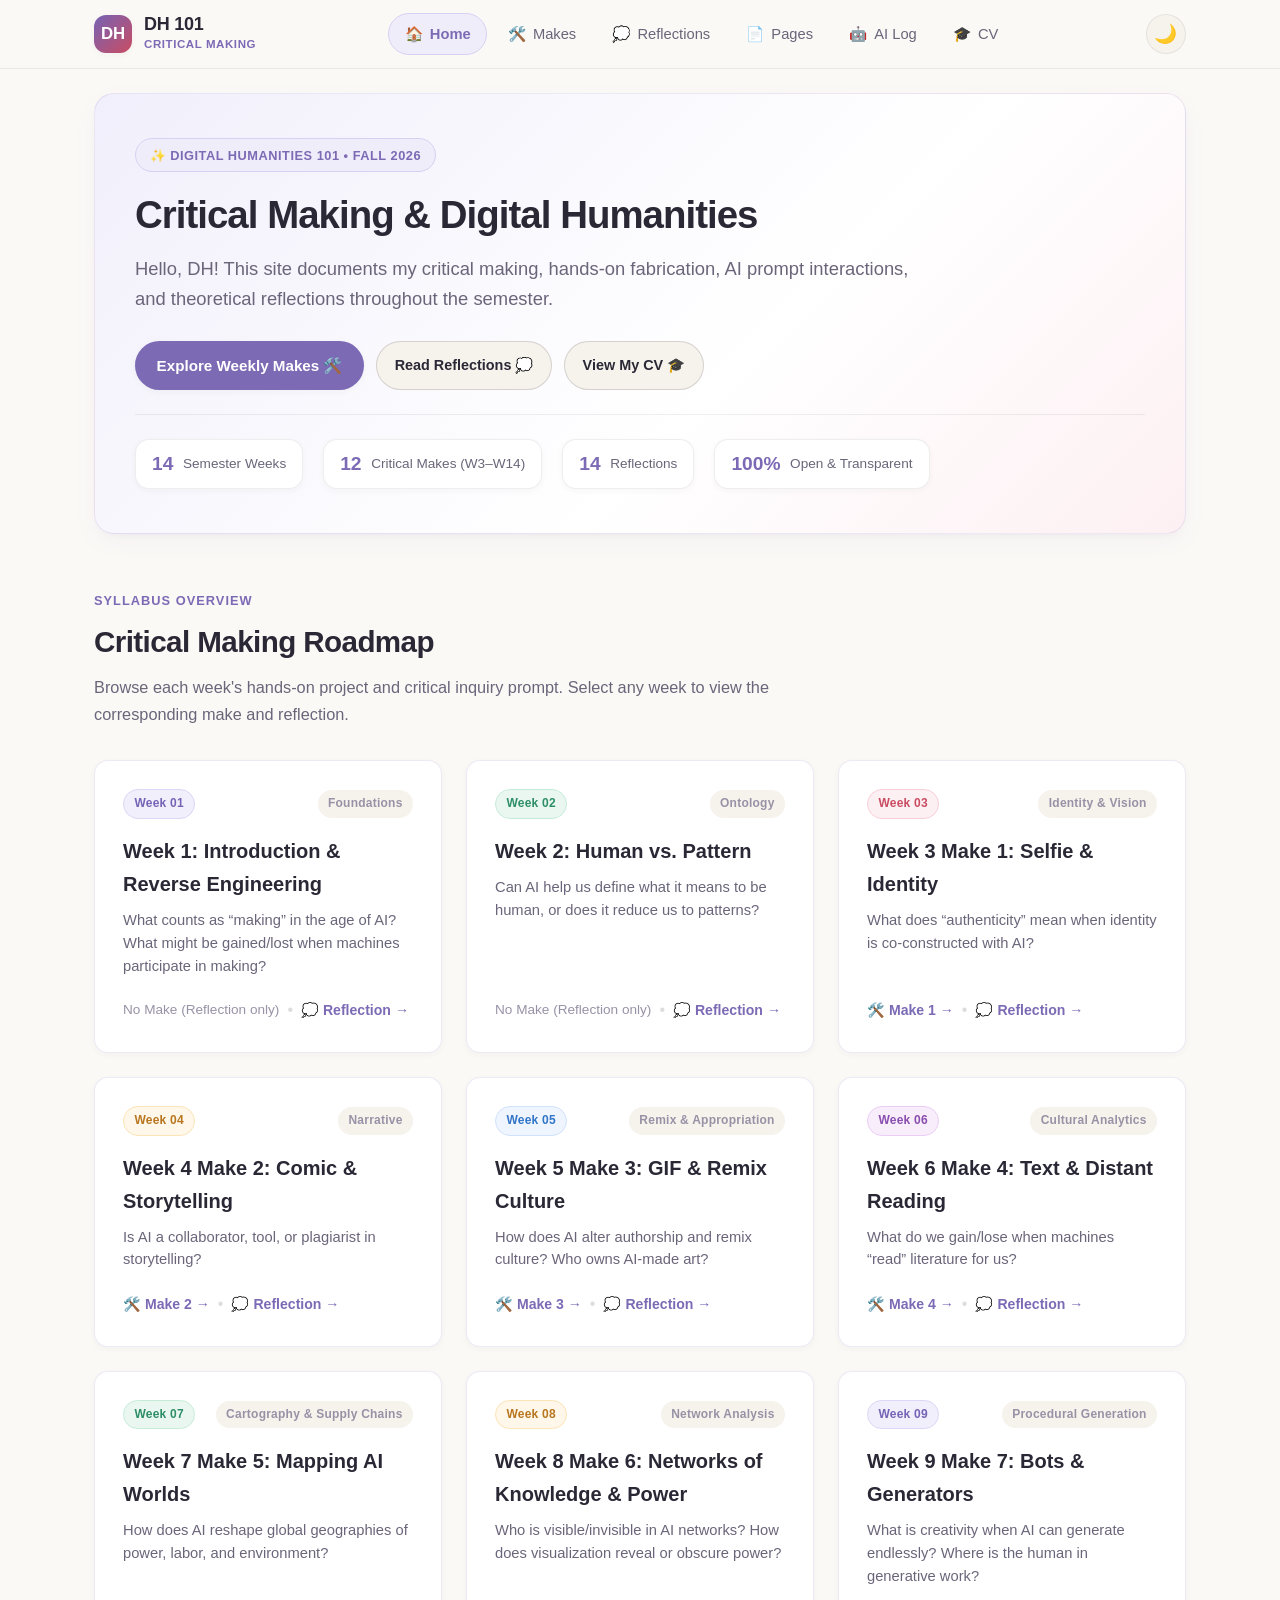
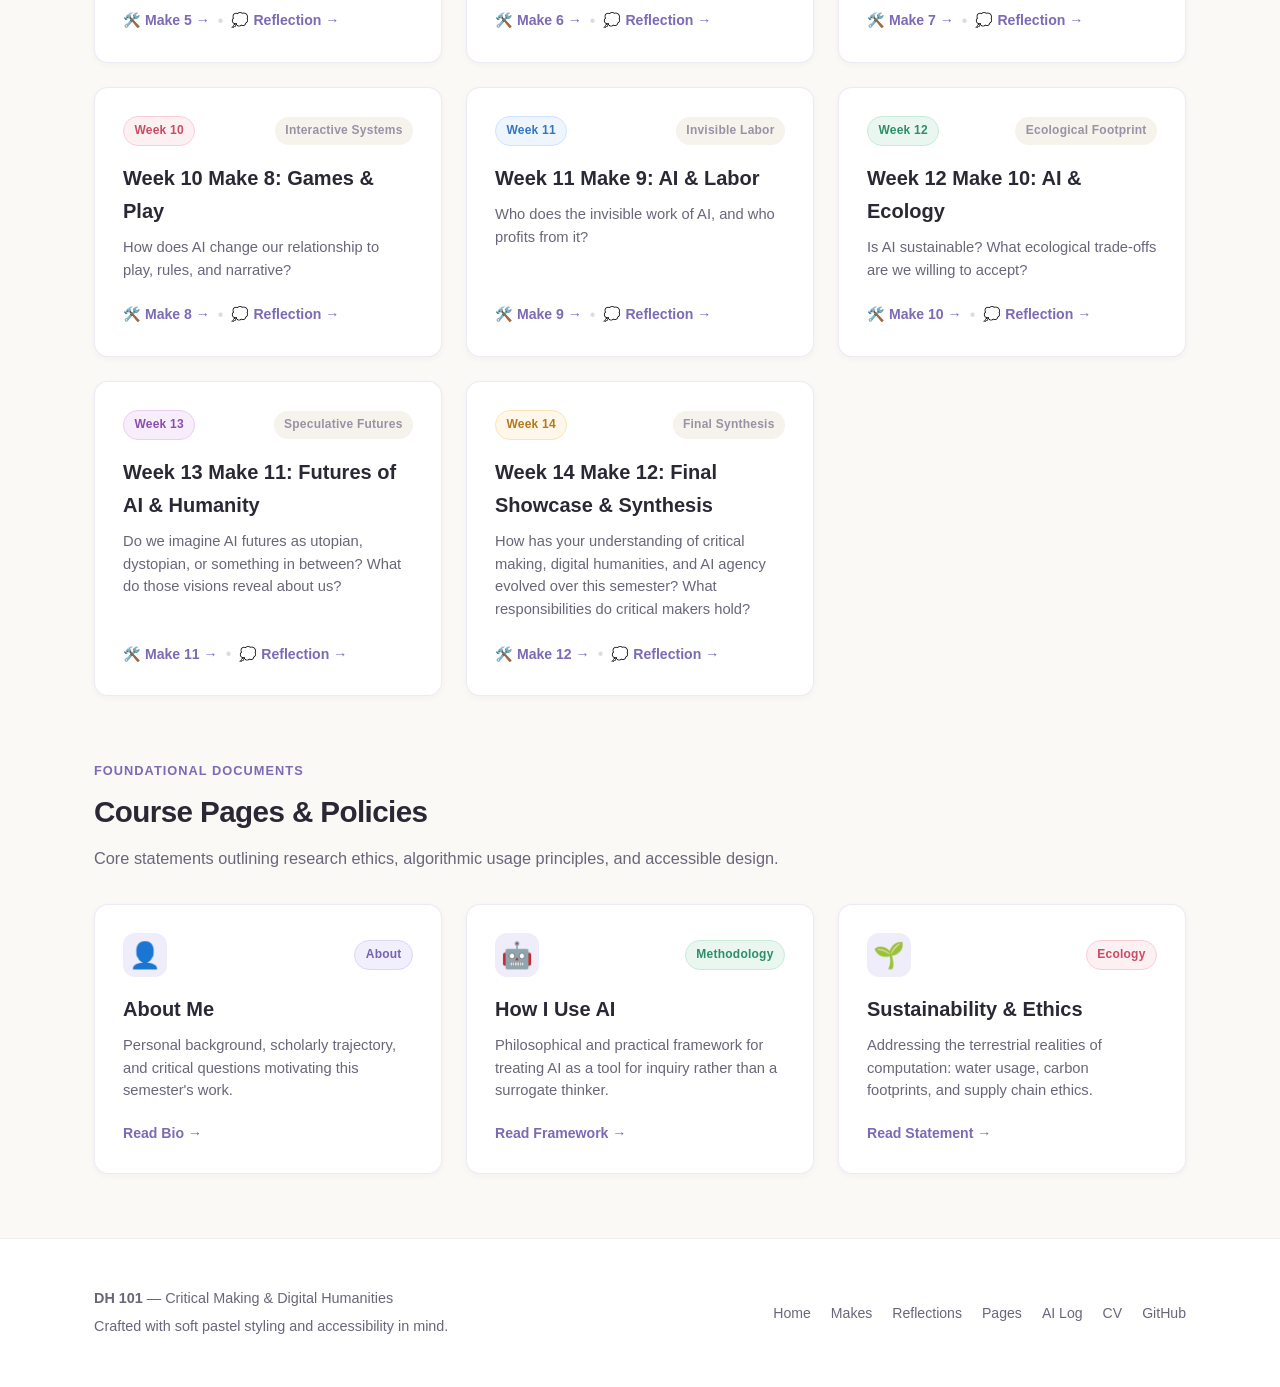
<file: index.html>
<!DOCTYPE html>
<html lang="en" data-theme="light">
<head>
  <meta charset="UTF-8">
  <meta name="viewport" content="width=device-width, initial-scale=1.0">
  <title>DH101 — Critical Making & Digital Humanities</title>
  <meta name="description" content="Digital humanities critical making portfolio documenting weekly makes, reflections, and AI experiments.">
  <link rel="stylesheet" href="css/style.css">
  <link rel="icon" href="data:image/svg+xml,<svg xmlns=%22http://www.w3.org/2000/svg%22 viewBox=%220 0 100 100%22><text y=%22.9em%22 font-size=%2290%22>🌸</text></svg>">
</head>
<body>

  <!-- =========================================================================
       Site Header & Navigation
       ========================================================================= -->
  <header class="site-header">
    <div class="container header-inner">
      <a href="#home" class="brand">
        <div class="brand-symbol">DH</div>
        <div class="brand-text">
          <span class="brand-title">DH 101</span>
          <span class="brand-badge">Critical Making</span>
        </div>
      </a>

      <!-- Navigation Tabs -->
      <nav aria-label="Main Navigation">
        <ul class="nav-tabs" role="tablist">
          <li role="presentation">
            <a href="#home" class="nav-link active" data-tab="home" role="tab" aria-selected="true">
              <span>🏠</span> Home
            </a>
          </li>
          <li role="presentation">
            <a href="#makes" class="nav-link" data-tab="makes" role="tab" aria-selected="false">
              <span>🛠️</span> Makes
            </a>
          </li>
          <li role="presentation">
            <a href="#reflections" class="nav-link" data-tab="reflections" role="tab" aria-selected="false">
              <span>💭</span> Reflections
            </a>
          </li>
          <li role="presentation">
            <a href="#pages" class="nav-link" data-tab="pages" role="tab" aria-selected="false">
              <span>📄</span> Pages
            </a>
          </li>
          <li role="presentation">
            <a href="#ai-log" class="nav-link" data-tab="ai-log" role="tab" aria-selected="false">
              <span>🤖</span> AI Log
            </a>
          </li>
          <li role="presentation">
            <a href="#cv" class="nav-link" data-tab="cv" role="tab" aria-selected="false">
              <span>🎓</span> CV
            </a>
          </li>
        </ul>
      </nav>

      <!-- Header Actions -->
      <div class="header-actions">
        <button id="theme-toggle" class="theme-toggle-btn" title="Toggle Theme" aria-label="Toggle theme">
          🌙
        </button>
        <button id="mobile-menu-toggle" class="mobile-menu-btn" aria-label="Open menu">
          ☰
        </button>
      </div>
    </div>
  </header>

  <!-- =========================================================================
       Main Content Area
       ========================================================================= -->
  <main id="main-content">

    <!-- -----------------------------------------------------------------------
         Tab 1: Home View
         ----------------------------------------------------------------------- -->
    <section id="view-home" class="view-section active">
      <div class="container">
        <!-- Hero Card -->
        <div class="hero-card">
          <div class="hero-pill-badge">✨ Digital Humanities 101 • Fall 2026</div>
          <h1 class="hero-title">Critical Making & Digital Humanities</h1>
          <p class="hero-subtitle">
            Hello, DH! This site documents my critical making, hands-on fabrication, AI prompt interactions, and theoretical reflections throughout the semester.
          </p>

          <div style="display: flex; flex-wrap: wrap; gap: 0.75rem;">
            <a href="#makes" class="btn-primary">Explore Weekly Makes 🛠️</a>
            <a href="#reflections" class="btn-secondary">Read Reflections 💭</a>
            <a href="#cv" class="btn-secondary">View My CV 🎓</a>
          </div>

          <div class="hero-metrics">
            <div class="metric-pill">
              <span class="metric-number">14</span>
              <span class="metric-label">Semester Weeks</span>
            </div>
            <div class="metric-pill">
              <span class="metric-number">12</span>
              <span class="metric-label">Critical Makes (W3–W14)</span>
            </div>
            <div class="metric-pill">
              <span class="metric-number">14</span>
              <span class="metric-label">Reflections</span>
            </div>
            <div class="metric-pill">
              <span class="metric-number">100%</span>
              <span class="metric-label">Open & Transparent</span>
            </div>
          </div>
        </div>

        <!-- Course Roadmap Grid -->
        <div style="margin-top: 3.5rem;">
          <div class="section-header">
            <div class="section-eyebrow">Syllabus Overview</div>
            <h2 class="section-title">Critical Making Roadmap</h2>
            <p class="section-desc">
              Browse each week's hands-on project and critical inquiry prompt. Select any week to view the corresponding make and reflection.
            </p>
          </div>

          <div id="home-weeks-grid" class="cards-grid">
            <!-- Populated dynamically by app.js -->
          </div>
        </div>

        <!-- Quick Access to Course Pages -->
        <div style="margin-top: 4rem;">
          <div class="section-header">
            <div class="section-eyebrow">Foundational Documents</div>
            <h2 class="section-title">Course Pages & Policies</h2>
            <p class="section-desc">
              Core statements outlining research ethics, algorithmic usage principles, and accessible design.
            </p>
          </div>

          <div class="cards-grid">
            <div class="card-item">
              <div class="card-top">
                <span class="card-icon">👤</span>
                <span class="pastel-tag tag-lavender">About</span>
              </div>
              <h3 class="card-title">About Me</h3>
              <p class="card-desc">Personal background, scholarly trajectory, and critical questions motivating this semester's work.</p>
              <a href="#pages?page=about" class="card-footer-link">Read Bio &rarr;</a>
            </div>

            <div class="card-item">
              <div class="card-top">
                <span class="card-icon">🤖</span>
                <span class="pastel-tag tag-mint">Methodology</span>
              </div>
              <h3 class="card-title">How I Use AI</h3>
              <p class="card-desc">Philosophical and practical framework for treating AI as a tool for inquiry rather than a surrogate thinker.</p>
              <a href="#pages?page=how-i-use-ai" class="card-footer-link">Read Framework &rarr;</a>
            </div>

            <div class="card-item">
              <div class="card-top">
                <span class="card-icon">🌱</span>
                <span class="pastel-tag tag-rose">Ecology</span>
              </div>
              <h3 class="card-title">Sustainability & Ethics</h3>
              <p class="card-desc">Addressing the terrestrial realities of computation: water usage, carbon footprints, and supply chain ethics.</p>
              <a href="#pages?page=sustainability" class="card-footer-link">Read Statement &rarr;</a>
            </div>
          </div>
        </div>
      </div>
    </section>

    <!-- -----------------------------------------------------------------------
         Tab 2: Makes View
         ----------------------------------------------------------------------- -->
    <section id="view-makes" class="view-section">
      <div class="container">
        <div class="section-header">
          <div class="section-eyebrow">Critical Making Portfolio</div>
          <h1 class="section-title">Weekly Makes</h1>
          <p class="section-desc">
            Hands-on projects deconstructing computational media through reverse engineering, counter-mapping, distant reading, and generative remix.
          </p>
        </div>

        <!-- Week Switcher Pills Bar -->
        <div class="week-scroller-wrap">
          <div id="makes-week-pills" class="week-pills-bar">
            <!-- Populated dynamically by app.js -->
          </div>
        </div>

        <!-- Selected Make Details -->
        <div id="make-detail-container">
          <!-- Populated dynamically by app.js -->
        </div>
      </div>
    </section>

    <!-- -----------------------------------------------------------------------
         Tab 3: Reflections View
         ----------------------------------------------------------------------- -->
    <section id="view-reflections" class="view-section">
      <div class="container">
        <div class="section-header">
          <div class="section-eyebrow">Theoretical Synthesis</div>
          <h1 class="section-title">Weekly Reflections</h1>
          <p class="section-desc">
            Rigorous 200–300 word critical inquiries interrogating agency, authenticity, authorship, labor, and algorithmic futures.
          </p>
        </div>

        <!-- Reflection Week Switcher Pills Bar -->
        <div class="week-scroller-wrap">
          <div id="reflections-week-pills" class="week-pills-bar">
            <!-- Populated dynamically by app.js -->
          </div>
        </div>

        <!-- Selected Reflection Details -->
        <div id="reflections-detail-container">
          <!-- Populated dynamically by app.js -->
        </div>
      </div>
    </section>

    <!-- -----------------------------------------------------------------------
         Tab 4: Course Pages View
         ----------------------------------------------------------------------- -->
    <section id="view-pages" class="view-section">
      <div class="container">
        <div class="section-header">
          <div class="section-eyebrow">Foundational Documents</div>
          <h1 class="section-title">Course Pages</h1>
          <p class="section-desc">
            Essential statements on digital scholarship, accessibility standards, ecological awareness, and markdown authoring.
          </p>
        </div>

        <!-- Category Grid Selector -->
        <div id="pages-cards-container" class="cards-grid" style="margin-bottom: 2.5rem;">
          <!-- Populated dynamically by app.js -->
        </div>

        <!-- Active Page Article Reader -->
        <div id="page-article-view">
          <!-- Populated dynamically by app.js -->
        </div>
      </div>
    </section>

    <!-- -----------------------------------------------------------------------
         Tab 5: AI Log View
         ----------------------------------------------------------------------- -->
    <section id="view-ai-log" class="view-section">
      <div class="container">
        <div class="section-header">
          <div class="section-eyebrow">Provenance & Transparency</div>
          <h1 class="section-title">AI Use Log</h1>
          <p class="section-desc">
            Documenting the rationale, prompts, outputs, and critical decisions made when collaborating with generative AI systems.
          </p>
        </div>

        <div class="ai-log-layout">
          <!-- Interactive Log Generator Form -->
          <div class="log-form-box">
            <h3 style="font-size: 1.25rem; font-weight: 700; margin-bottom: 0.5rem; color: var(--text-primary);">
              ✍️ Record an AI Interaction
            </h3>
            <p style="font-size: 0.88rem; color: var(--text-secondary); margin-bottom: 1.5rem;">
              Fill in your prompting context to generate a markdown log entry matching the course template.
            </p>

            <form id="ai-log-form">
              <div class="form-group">
                <label for="log-date">Date</label>
                <input type="date" id="log-date" class="form-control" required>
              </div>

              <div class="form-group">
                <label for="log-tool">Tool / Model Used</label>
                <input type="text" id="log-tool" class="form-control" placeholder="e.g. Claude 3.5, Gemini, Midjourney v6" required>
              </div>

              <div class="form-group">
                <label for="log-task">Task / Prompt</label>
                <textarea id="log-task" class="form-control" rows="3" placeholder="What task did you prompt the AI to assist with?" required></textarea>
              </div>

              <div class="form-group">
                <label for="log-suggested">What the AI Suggested</label>
                <textarea id="log-suggested" class="form-control" rows="2" placeholder="Summary of the model's output or recommendations" required></textarea>
              </div>

              <div class="form-group">
                <label for="log-decided">What I Accepted, Changed, or Rejected</label>
                <textarea id="log-decided" class="form-control" rows="2" placeholder="How did you modify or critique the output?" required></textarea>
              </div>

              <div class="form-group">
                <label for="log-why">Scholarly Rationale (Why)</label>
                <textarea id="log-why" class="form-control" rows="2" placeholder="Why did you make those decisions?" required></textarea>
              </div>

              <button type="submit" class="btn-primary" style="width: 100%;">
                Save to Log & Generate Markdown ➕
              </button>
            </form>

            <!-- Markdown Output Box -->
            <div id="generated-markdown-box" style="display: none; margin-top: 1.5rem; padding-top: 1.25rem; border-top: 1px solid var(--border-subtle);">
              <div style="display: flex; justify-content: space-between; align-items: center; margin-bottom: 0.5rem;">
                <span style="font-size: 0.82rem; font-weight: 700; color: var(--color-primary); text-transform: uppercase;">Markdown Template</span>
                <button id="copy-markdown-btn" class="btn-secondary" style="font-size: 0.8rem; padding: 0.35rem 0.75rem;">📋 Copy Markdown Snippet</button>
              </div>
              <pre style="background: var(--code-bg); padding: 1rem; border-radius: var(--radius-sm); font-size: 0.82rem; overflow-x: auto;"><code id="markdown-snippet-code"></code></pre>
            </div>
          </div>

          <!-- Existing Log Entries List -->
          <div>
            <div style="display: flex; justify-content: space-between; align-items: center; margin-bottom: 1rem;">
              <h3 style="font-size: 1.25rem; font-weight: 700; color: var(--text-primary);">
                📜 Log History
              </h3>
              <a href="ai-log/template-ai-log.md" class="btn-secondary" style="font-size: 0.82rem; padding: 0.35rem 0.75rem;" target="_blank">
                📄 Template File
              </a>
            </div>
            <div id="ai-logs-timeline" class="log-timeline">
              <!-- Populated dynamically by app.js -->
            </div>
          </div>
        </div>
      </div>
    </section>

    <!-- -----------------------------------------------------------------------
         Tab 6: CV / Resume View (User Requested)
         ----------------------------------------------------------------------- -->
    <section id="view-cv" class="view-section">
      <div class="container cv-container">
        <!-- Action bar for print/download -->
        <div class="cv-actions-bar">
          <a href="pages/cv.md" class="btn-secondary" target="_blank">
            📄 View Markdown CV
          </a>
          <button id="print-cv-btn" class="btn-primary">
            🖨️ Print / Save as PDF
          </button>
        </div>

        <!-- Rendered CV Sheet -->
        <div id="cv-sheet-content">
          <!-- Populated dynamically by app.js -->
        </div>
      </div>
    </section>

  </main>

  <!-- =========================================================================
       Site Footer
       ========================================================================= -->
  <footer class="site-footer">
    <div class="container footer-content">
      <div class="footer-info">
        <p><strong>DH 101</strong> — Critical Making & Digital Humanities</p>
        <p style="margin-top: 0.25rem;">Crafted with soft pastel styling and accessibility in mind.</p>
      </div>

      <ul class="footer-links">
        <li><a href="#home">Home</a></li>
        <li><a href="#makes">Makes</a></li>
        <li><a href="#reflections">Reflections</a></li>
        <li><a href="#pages">Pages</a></li>
        <li><a href="#ai-log">AI Log</a></li>
        <li><a href="#cv">CV</a></li>
        <li><a href="https://github.com/adelinebohi/DH101" target="_blank" rel="noopener">GitHub</a></li>
      </ul>
    </div>
  </footer>

  <!-- Scripts -->
  <script src="js/content-data.js"></script>
  <script src="js/app.js"></script>
</body>
</html>
</file>
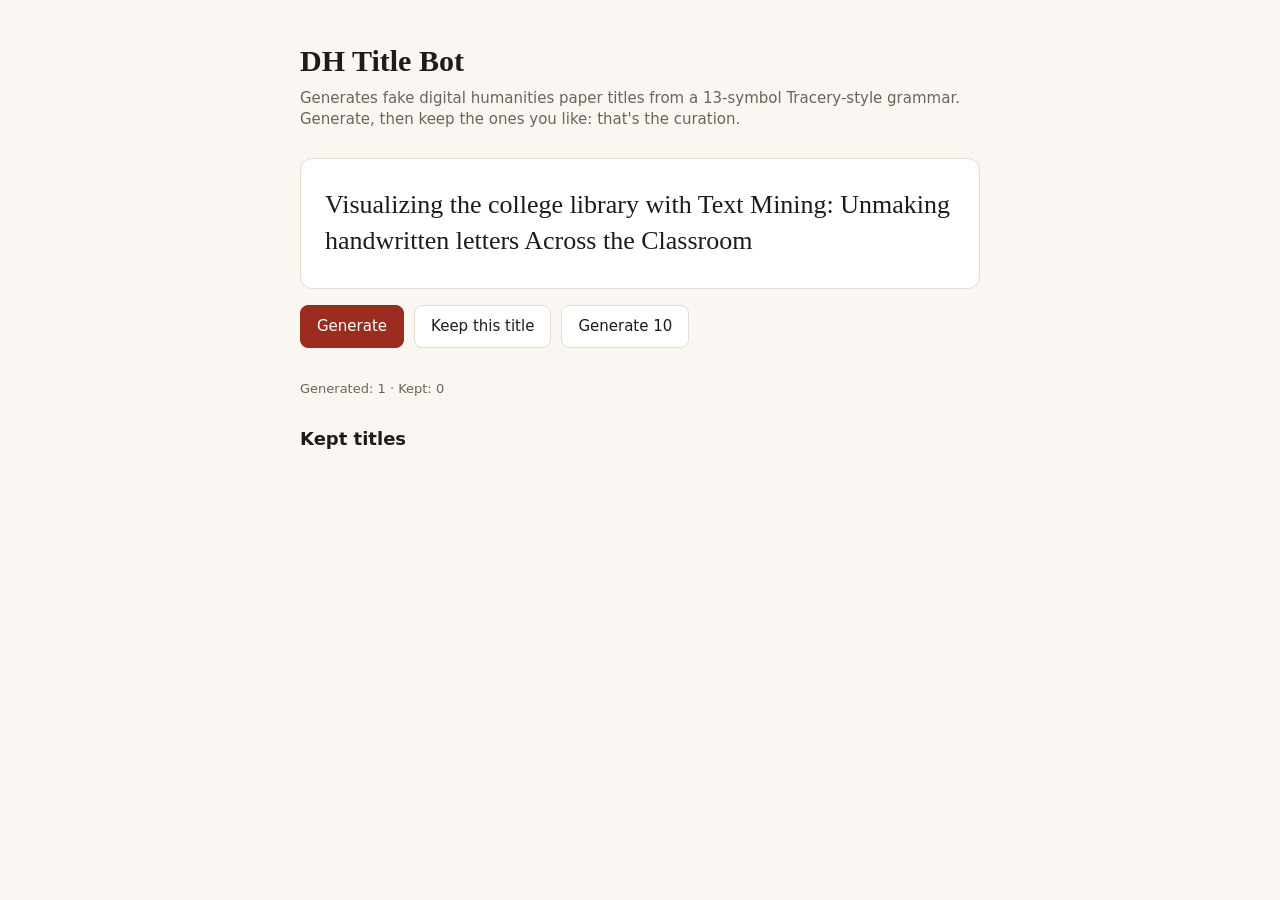
<file: makes/bot/index.html>
<!DOCTYPE html>
<html lang="en"><head><meta charset="utf-8"><meta name="viewport" content="width=device-width,initial-scale=1">
<title>DH Title Bot</title>
<style>
:root{--bg:#faf7f2;--ink:#1f1b16;--mute:#6b645a;--acc:#9b2d20;--card:#fff;--line:#e4ddd0}
@media(prefers-color-scheme:dark){:root{--bg:#171512;--ink:#f2ece2;--mute:#a39b8d;--acc:#e0705f;--card:#211e1a;--line:#38332c}}
*{box-sizing:border-box}
body{margin:0;background:var(--bg);color:var(--ink);font-family:Georgia,"Times New Roman",serif;line-height:1.4}
main{max-width:720px;margin:0 auto;padding:40px 20px 80px}
h1{font-size:30px;margin:0 0 6px}
.sub{color:var(--mute);margin:0 0 28px;font-family:system-ui,sans-serif;font-size:15px}
#out{background:var(--card);border:1px solid var(--line);border-radius:12px;padding:28px 24px;min-height:120px;font-size:26px;display:flex;align-items:center}
.row{display:flex;gap:10px;flex-wrap:wrap;margin:16px 0 32px;font-family:system-ui,sans-serif}
button{font:inherit;font-size:15px;padding:10px 16px;border-radius:8px;border:1px solid var(--line);background:var(--card);color:var(--ink);cursor:pointer}
button.p{background:var(--acc);border-color:var(--acc);color:#fff}
button:hover{filter:brightness(.95)}
h2{font-size:18px;margin:28px 0 10px;font-family:system-ui,sans-serif}
ul{list-style:none;padding:0;margin:0}
li{padding:10px 0;border-bottom:1px solid var(--line);display:flex;gap:10px;justify-content:space-between;align-items:baseline}
li span{flex:1}
li button{font-size:12px;padding:4px 8px}
.count{color:var(--mute);font-family:system-ui,sans-serif;font-size:13px}
</style></head><body><main>
<h1>DH Title Bot</h1>
<p class="sub">Generates fake digital humanities paper titles from a 13-symbol Tracery-style grammar. Generate, then keep the ones you like: that's the curation.</p>
<div id="out" aria-live="polite">Press Generate.</div>
<div class="row">
<button class="p" id="gen">Generate</button>
<button id="keep">Keep this title</button>
<button id="ten">Generate 10</button>
</div>
<div class="count" id="count">Generated: 0 · Kept: 0</div>
<div id="tenWrap" hidden><h2>Ten at once</h2><ul id="tenList"></ul></div>
<h2>Kept titles</h2>
<ul id="kept"></ul>
</main>
<script>
const G = {
  "origin": [
    "#title#",
    "#title#",
    "#title#"
  ],
  "title": [
    "#topic.capitalize#: #subtitle#",
    "#topic.capitalize#: #subtitle#",
    "#question.capitalize#",
    "#gerund.capitalize# #object# with #method#: #subtitle#",
    "#gerund.capitalize# #object# in the Age of #era#"
  ],
  "topic": [
    "the #adj# #noun#",
    "#adj# #noun#s and their #noun#s",
    "#noun# as #noun#",
    "toward #adj.a# #noun#",
    "#adj.a# #noun# of #object#"
  ],
  "subtitle": [
    "A #method# Approach to #object#",
    "#gerund.capitalize# #object# Across #place#",
    "Notes on #object# and #object#",
    "What #noun.a.capitalize# Can Teach Us About #object#",
    "#adj.a.capitalize# Case Study of #place#",
    "Lessons from #object# in #place#"
  ],
  "question": [
    "is #object# just #noun.a#?",
    "can #noun.a# be #adj#?",
    "who owns #object# in #place#?",
    "what do we lose when we #verb# #object#?",
    "why does #object# keep #gerund#?"
  ],
  "adj": [
    "algorithmic", "networked", "haunted", "crowdsourced", "post-human",
    "distant", "archival", "feral", "synthetic", "vernacular",
    "accidental", "open-source", "melancholy", "recursive"
  ],
  "noun": [
    "archive", "spreadsheet", "chatbot", "map", "metadata", "database",
    "meme", "dataset", "algorithm", "playlist", "footnote", "interface",
    "corpus", "timeline"
  ],
  "object": [
    "memory", "campus life", "the college library", "group chats",
    "lost libraries", "digital labor", "handwritten letters", "shared playlists",
    "student data", "the humanities", "forgotten websites", "authorship",
    "cultural heritage", "everyday language"
  ],
  "method": [
    "Distant Reading", "Network Analysis", "Close Listening", "Text Mining",
    "Speculative Design", "Critical Making", "Machine Learning", "Participant Observation",
    "Topic Modeling", "Slow Scrolling"
  ],
  "gerund": [
    "mapping", "mining", "remixing", "curating", "decoding",
    "unmaking", "archiving", "visualizing", "rereading", "tracing"
  ],
  "verb": [
    "digitize", "automate", "archive", "quantify", "generate", "visualize", "curate"
  ],
  "place": [
    "Ohio", "Granville", "the Internet Archive", "a Liberal Arts College",
    "Small-Town Libraries", "the Global South", "Social Media", "the Classroom",
    "Medieval Europe", "the Cloud"
  ],
  "era": [
    "Infinite Generation", "Surveillance", "Big Data", "Autocomplete",
    "Machine Creativity", "Information Overload"
  ]
}
;
const mods = {
  capitalize: s => s.charAt(0).toUpperCase() + s.slice(1),
  a: s => (/^[aeiou]/i.test(s) ? "an " : "a ") + s
};
const pick = a => a[Math.floor(Math.random() * a.length)];
function expand(sym) {
  let out = pick(G[sym]);
  let prev;
  do {
    prev = out;
    out = out.replace(/#([a-zA-Z.]+)#/g, (_, tag) => {
      const [name, ...ms] = tag.split(".");
      return ms.reduce((r, m) => mods[m](r), expand(name));
    });
  } while (out !== prev);
  return out;
}
let current = "", generated = 0, kept = [];
const $ = id => document.getElementById(id);
function update(){ $("count").textContent = "Generated: " + generated + " · Kept: " + kept.length; }
function gen(){ current = expand("origin"); generated++; $("out").textContent = current; update(); }
function keepTitle(t){
  if(!t || kept.includes(t)) return;
  kept.push(t); renderKept(); update();
}
function renderKept(){
  const ul = $("kept"); ul.innerHTML = "";
  kept.forEach((t,i)=>{
    const li = document.createElement("li");
    const s = document.createElement("span"); s.textContent = t;
    const b = document.createElement("button"); b.textContent = "Remove";
    b.onclick = () => { kept.splice(i,1); renderKept(); update(); };
    li.append(s,b); ul.append(li);
  });
}
$("gen").onclick = gen;
$("keep").onclick = () => keepTitle(current);
$("ten").onclick = () => {
  const ul = $("tenList"); ul.innerHTML = ""; $("tenWrap").hidden = false;
  for(let i=0;i<10;i++){
    const t = expand("origin"); generated++;
    const li = document.createElement("li");
    const s = document.createElement("span"); s.textContent = t;
    const b = document.createElement("button"); b.textContent = "Keep";
    b.onclick = () => keepTitle(t);
    li.append(s,b); ul.append(li);
  }
  update();
};
gen();
</script></body></html>
</file>
<file: css/style.css>
/* ==========================================================================
   DH101 - Critical Making & Digital Humanities Portfolio
   Pastel Theme & Dark Mode Stylesheet
   ========================================================================== */

/* --------------------------------------------------------------------------
   CSS Variables & Theme Tokens
   -------------------------------------------------------------------------- */
:root {
  /* Font Families */
  --font-sans: -apple-system, BlinkMacSystemFont, "Segoe UI", Roboto, "Helvetica Neue", Arial, sans-serif;
  --font-serif: "Georgia", "Cambria", "Times New Roman", serif;
  --font-mono: "SFMono-Regular", Consolas, "Liberation Mono", Menlo, monospace;

  /* Transitions */
  --transition-fast: 0.18s ease;
  --transition-normal: 0.28s ease;
  --transition-smooth: 0.35s cubic-bezier(0.16, 1, 0.3, 1);

  /* Radius */
  --radius-sm: 8px;
  --radius-md: 14px;
  --radius-lg: 20px;
  --radius-full: 9999px;

  /* Light Mode Pastel Theme */
  --bg-page: #FBF9F6;
  --bg-surface: #FFFFFF;
  --bg-surface-elevated: #FFFFFF;
  --bg-surface-subtle: #F6F2EC;
  
  --border-subtle: rgba(43, 40, 54, 0.08);
  --border-card: rgba(125, 108, 182, 0.14);
  --border-strong: rgba(43, 40, 54, 0.16);

  --text-primary: #2B2836;
  --text-secondary: #6B657A;
  --text-tertiary: #9892A6;

  /* Primary Lavender */
  --color-primary: #7C6AB5;
  --color-primary-hover: #6957A4;
  --color-primary-light: #F0EDFA;
  --color-primary-border: #D8D0F3;

  /* Pastel Palette Variants */
  --pastel-lavender-bg: #F1EFFB;
  --pastel-lavender-accent: #7663B5;
  --pastel-lavender-border: #DCD6F7;

  --pastel-mint-bg: #EAF7F0;
  --pastel-mint-accent: #2E8E68;
  --pastel-mint-border: #C6ECD9;

  --pastel-rose-bg: #FDF0F3;
  --pastel-rose-accent: #C94C62;
  --pastel-rose-border: #F8CFD8;

  --pastel-butter-bg: #FEF7EA;
  --pastel-butter-accent: #B8761E;
  --pastel-butter-border: #FCE4B6;

  --pastel-sky-bg: #EFF5FE;
  --pastel-sky-accent: #3275C7;
  --pastel-sky-border: #D0E2FC;

  --pastel-orchid-bg: #F8EEFB;
  --pastel-orchid-accent: #8A4EAE;
  --pastel-orchid-border: #ECCDF6;

  /* Shadows */
  --shadow-sm: 0 2px 6px rgba(43, 40, 54, 0.04);
  --shadow-md: 0 8px 24px -4px rgba(124, 106, 181, 0.08), 0 3px 8px -2px rgba(43, 40, 54, 0.04);
  --shadow-lg: 0 16px 36px -6px rgba(124, 106, 181, 0.12), 0 6px 16px -3px rgba(43, 40, 54, 0.05);

  --code-bg: #F4F0EB;
  --code-color: #7C6AB5;
}

/* --------------------------------------------------------------------------
   Dark Mode: Luminous Pastel Twilight
   -------------------------------------------------------------------------- */
[data-theme="dark"] {
  --bg-page: #12111A;
  --bg-surface: #1B1927;
  --bg-surface-elevated: #242234;
  --bg-surface-subtle: #201E2E;

  --border-subtle: rgba(255, 255, 255, 0.08);
  --border-card: rgba(184, 166, 246, 0.15);
  --border-strong: rgba(255, 255, 255, 0.18);

  --text-primary: #F5F3FA;
  --text-secondary: #AEA8C2;
  --text-tertiary: #7D7692;

  --color-primary: #B8A6F6;
  --color-primary-hover: #CCAFFE;
  --color-primary-light: rgba(184, 166, 246, 0.12);
  --color-primary-border: rgba(184, 166, 246, 0.3);

  /* Luminous Pastel Accents */
  --pastel-lavender-bg: rgba(184, 166, 246, 0.12);
  --pastel-lavender-accent: #C3B4FB;
  --pastel-lavender-border: rgba(184, 166, 246, 0.28);

  --pastel-mint-bg: rgba(118, 216, 169, 0.12);
  --pastel-mint-accent: #7CE0B2;
  --pastel-mint-border: rgba(118, 216, 169, 0.28);

  --pastel-rose-bg: rgba(248, 142, 162, 0.12);
  --pastel-rose-accent: #FFA2B5;
  --pastel-rose-border: rgba(248, 142, 162, 0.28);

  --pastel-butter-bg: rgba(247, 202, 106, 0.12);
  --pastel-butter-accent: #FCE087;
  --pastel-butter-border: rgba(247, 202, 106, 0.28);

  --pastel-sky-bg: rgba(135, 180, 249, 0.12);
  --pastel-sky-accent: #9DC4FD;
  --pastel-sky-border: rgba(135, 180, 249, 0.28);

  --pastel-orchid-bg: rgba(216, 166, 246, 0.12);
  --pastel-orchid-accent: #DDA6F8;
  --pastel-orchid-border: rgba(216, 166, 246, 0.28);

  --shadow-sm: 0 2px 6px rgba(0, 0, 0, 0.25);
  --shadow-md: 0 8px 24px -4px rgba(0, 0, 0, 0.4), 0 0 1px 1px rgba(184, 166, 246, 0.1);
  --shadow-lg: 0 16px 36px -6px rgba(0, 0, 0, 0.55), 0 0 1px 1px rgba(184, 166, 246, 0.16);

  --code-bg: #262338;
  --code-color: #D3C7FC;
}

/* --------------------------------------------------------------------------
   Reset & Base Styles
   -------------------------------------------------------------------------- */
*, *::before, *::after {
  box-sizing: border-box;
  margin: 0;
  padding: 0;
}

html {
  scroll-behavior: smooth;
  font-size: 16px;
  -webkit-text-size-adjust: 100%;
}

body {
  font-family: var(--font-sans);
  background-color: var(--bg-page);
  color: var(--text-primary);
  line-height: 1.65;
  transition: background-color var(--transition-normal), color var(--transition-normal);
  min-height: 100vh;
  display: flex;
  flex-direction: column;
}

a {
  color: var(--color-primary);
  text-decoration: none;
  transition: color var(--transition-fast), opacity var(--transition-fast);
}

a:hover {
  opacity: 0.88;
  text-decoration: underline;
}

img {
  max-width: 100%;
  height: auto;
  border-radius: var(--radius-sm);
}

button, input, select, textarea {
  font-family: inherit;
  font-size: inherit;
}

button {
  cursor: pointer;
  border: none;
  background: none;
}

/* --------------------------------------------------------------------------
   Layout & Container
   -------------------------------------------------------------------------- */
.container {
  width: 100%;
  max-width: 1140px;
  margin: 0 auto;
  padding: 0 1.5rem;
}

/* --------------------------------------------------------------------------
   Site Header & Sticky Navigation
   -------------------------------------------------------------------------- */
.site-header {
  position: sticky;
  top: 0;
  z-index: 100;
  background-color: rgba(251, 249, 246, 0.88);
  backdrop-filter: blur(12px);
  -webkit-backdrop-filter: blur(12px);
  border-bottom: 1px solid var(--border-subtle);
  transition: background-color var(--transition-normal), border-color var(--transition-normal);
}

[data-theme="dark"] .site-header {
  background-color: rgba(18, 17, 26, 0.88);
}

.header-inner {
  display: flex;
  align-items: center;
  justify-content: space-between;
  height: 4.25rem;
  gap: 1.5rem;
}

.brand {
  display: flex;
  align-items: center;
  gap: 0.75rem;
  text-decoration: none;
  color: var(--text-primary);
}

.brand-symbol {
  width: 38px;
  height: 38px;
  border-radius: 12px;
  background: linear-gradient(135deg, var(--pastel-lavender-accent), var(--pastel-rose-accent));
  color: #FFFFFF;
  display: flex;
  align-items: center;
  justify-content: center;
  font-weight: 700;
  font-size: 1.05rem;
  box-shadow: var(--shadow-sm);
}

.brand-text {
  display: flex;
  flex-direction: column;
}

.brand-title {
  font-size: 1.125rem;
  font-weight: 700;
  letter-spacing: -0.015em;
  color: var(--text-primary);
  line-height: 1.2;
}

.brand-badge {
  font-size: 0.72rem;
  font-weight: 600;
  color: var(--color-primary);
  text-transform: uppercase;
  letter-spacing: 0.05em;
}

/* Navigation Tabs */
.nav-tabs {
  display: flex;
  align-items: center;
  gap: 0.35rem;
  list-style: none;
}

.nav-link {
  display: inline-flex;
  align-items: center;
  gap: 0.45rem;
  padding: 0.5rem 0.95rem;
  border-radius: var(--radius-full);
  font-size: 0.92rem;
  font-weight: 500;
  color: var(--text-secondary);
  transition: all var(--transition-fast);
  text-decoration: none;
}

.nav-link:hover {
  color: var(--text-primary);
  background-color: var(--bg-surface-subtle);
  text-decoration: none;
}

.nav-link.active {
  color: var(--color-primary);
  background-color: var(--color-primary-light);
  border: 1px solid var(--color-primary-border);
  font-weight: 600;
}

/* Nav Actions & Theme Switcher */
.header-actions {
  display: flex;
  align-items: center;
  gap: 0.75rem;
}

.theme-toggle-btn {
  display: inline-flex;
  align-items: center;
  justify-content: center;
  width: 40px;
  height: 40px;
  border-radius: var(--radius-full);
  background-color: var(--bg-surface-subtle);
  border: 1px solid var(--border-subtle);
  color: var(--text-primary);
  font-size: 1.15rem;
  transition: all var(--transition-fast);
}

.theme-toggle-btn:hover {
  background-color: var(--color-primary-light);
  border-color: var(--color-primary-border);
  color: var(--color-primary);
  transform: rotate(15deg);
}

.mobile-menu-btn {
  display: none;
  font-size: 1.3rem;
  padding: 0.4rem;
  color: var(--text-primary);
}

/* --------------------------------------------------------------------------
   Hero Section
   -------------------------------------------------------------------------- */
.hero-section {
  padding: 3.5rem 0 2.5rem;
  position: relative;
  overflow: hidden;
}

.hero-card {
  background: linear-gradient(135deg, var(--pastel-lavender-bg) 0%, var(--bg-surface) 60%, var(--pastel-rose-bg) 100%);
  border: 1px solid var(--border-card);
  border-radius: var(--radius-lg);
  padding: 2.75rem 2.5rem;
  box-shadow: var(--shadow-md);
  position: relative;
}

.hero-pill-badge {
  display: inline-flex;
  align-items: center;
  gap: 0.5rem;
  padding: 0.35rem 0.85rem;
  border-radius: var(--radius-full);
  background-color: var(--color-primary-light);
  border: 1px solid var(--color-primary-border);
  color: var(--color-primary);
  font-size: 0.8rem;
  font-weight: 600;
  text-transform: uppercase;
  letter-spacing: 0.04em;
  margin-bottom: 1.25rem;
}

.hero-title {
  font-size: 2.4rem;
  font-weight: 800;
  line-height: 1.2;
  letter-spacing: -0.025em;
  color: var(--text-primary);
  margin-bottom: 1rem;
}

.hero-subtitle {
  font-size: 1.15rem;
  color: var(--text-secondary);
  max-width: 780px;
  line-height: 1.6;
  margin-bottom: 1.75rem;
}

.hero-metrics {
  display: flex;
  flex-wrap: wrap;
  gap: 1.25rem;
  margin-top: 1.5rem;
  padding-top: 1.5rem;
  border-top: 1px solid var(--border-subtle);
}

.metric-pill {
  display: flex;
  align-items: center;
  gap: 0.6rem;
  padding: 0.5rem 1rem;
  background-color: var(--bg-surface);
  border: 1px solid var(--border-subtle);
  border-radius: var(--radius-md);
  box-shadow: var(--shadow-sm);
}

.metric-number {
  font-weight: 700;
  font-size: 1.2rem;
  color: var(--color-primary);
}

.metric-label {
  font-size: 0.85rem;
  color: var(--text-secondary);
  font-weight: 500;
}

/* --------------------------------------------------------------------------
   Content Tabs / Views Container
   -------------------------------------------------------------------------- */
.view-section {
  display: none;
  animation: fadeIn 0.3s ease forwards;
  padding: 1.5rem 0 4rem;
}

.view-section.active {
  display: block;
}

@keyframes fadeIn {
  from {
    opacity: 0;
    transform: translateY(6px);
  }
  to {
    opacity: 1;
    transform: translateY(0);
  }
}

.section-header {
  margin-bottom: 2rem;
}

.section-eyebrow {
  font-size: 0.8rem;
  font-weight: 700;
  text-transform: uppercase;
  letter-spacing: 0.08em;
  color: var(--color-primary);
  margin-bottom: 0.4rem;
}

.section-title {
  font-size: 1.85rem;
  font-weight: 750;
  letter-spacing: -0.02em;
  color: var(--text-primary);
  margin-bottom: 0.5rem;
}

.section-desc {
  font-size: 1.02rem;
  color: var(--text-secondary);
  max-width: 700px;
}

/* --------------------------------------------------------------------------
   Pills & Badges
   -------------------------------------------------------------------------- */
.pastel-tag {
  display: inline-flex;
  align-items: center;
  padding: 0.25rem 0.65rem;
  border-radius: var(--radius-full);
  font-size: 0.75rem;
  font-weight: 600;
  letter-spacing: 0.02em;
}

.tag-lavender {
  background-color: var(--pastel-lavender-bg);
  color: var(--pastel-lavender-accent);
  border: 1px solid var(--pastel-lavender-border);
}

.tag-mint {
  background-color: var(--pastel-mint-bg);
  color: var(--pastel-mint-accent);
  border: 1px solid var(--pastel-mint-border);
}

.tag-rose {
  background-color: var(--pastel-rose-bg);
  color: var(--pastel-rose-accent);
  border: 1px solid var(--pastel-rose-border);
}

.tag-butter {
  background-color: var(--pastel-butter-bg);
  color: var(--pastel-butter-accent);
  border: 1px solid var(--pastel-butter-border);
}

.tag-sky {
  background-color: var(--pastel-sky-bg);
  color: var(--pastel-sky-accent);
  border: 1px solid var(--pastel-sky-border);
}

.tag-orchid {
  background-color: var(--pastel-orchid-bg);
  color: var(--pastel-orchid-accent);
  border: 1px solid var(--pastel-orchid-border);
}

/* --------------------------------------------------------------------------
   Week Switcher / Selector
   -------------------------------------------------------------------------- */
.week-scroller-wrap {
  position: relative;
  margin-bottom: 2rem;
}

.week-pills-bar {
  display: flex;
  gap: 0.5rem;
  overflow-x: auto;
  padding-bottom: 0.5rem;
  scrollbar-width: thin;
  scrollbar-color: var(--border-subtle) transparent;
}

.week-pills-bar::-webkit-scrollbar {
  height: 6px;
}

.week-pills-bar::-webkit-scrollbar-thumb {
  background: var(--border-subtle);
  border-radius: var(--radius-full);
}

.week-pill-btn {
  white-space: nowrap;
  padding: 0.55rem 1rem;
  border-radius: var(--radius-md);
  background-color: var(--bg-surface);
  border: 1px solid var(--border-subtle);
  color: var(--text-secondary);
  font-size: 0.88rem;
  font-weight: 550;
  transition: all var(--transition-fast);
  display: flex;
  align-items: center;
  gap: 0.5rem;
}

.week-pill-btn:hover {
  border-color: var(--color-primary-border);
  color: var(--text-primary);
  background-color: var(--bg-surface-subtle);
}

.week-pill-btn.active {
  background-color: var(--color-primary-light);
  border-color: var(--color-primary-border);
  color: var(--color-primary);
  font-weight: 650;
  box-shadow: var(--shadow-sm);
}

.week-pill-dot {
  width: 8px;
  height: 8px;
  border-radius: 50%;
  background-color: currentColor;
}

/* --------------------------------------------------------------------------
   Makes & Reflections Detail Card
   -------------------------------------------------------------------------- */
.detail-card {
  background-color: var(--bg-surface);
  border: 1px solid var(--border-card);
  border-radius: var(--radius-lg);
  padding: 2.25rem;
  box-shadow: var(--shadow-md);
  margin-bottom: 2rem;
}

.detail-header {
  display: flex;
  flex-wrap: wrap;
  justify-content: space-between;
  align-items: flex-start;
  gap: 1rem;
  padding-bottom: 1.5rem;
  margin-bottom: 1.75rem;
  border-bottom: 1px solid var(--border-subtle);
}

.detail-title-group h2 {
  font-size: 1.65rem;
  font-weight: 750;
  color: var(--text-primary);
  margin-bottom: 0.35rem;
}

.detail-prompt-box {
  background-color: var(--pastel-lavender-bg);
  border-left: 4px solid var(--pastel-lavender-accent);
  padding: 1.15rem 1.35rem;
  border-radius: 0 var(--radius-md) var(--radius-md) 0;
  margin-bottom: 2rem;
}

.detail-prompt-box h4 {
  font-size: 0.82rem;
  text-transform: uppercase;
  letter-spacing: 0.06em;
  color: var(--pastel-lavender-accent);
  margin-bottom: 0.4rem;
  font-weight: 700;
}

.detail-prompt-box p {
  font-size: 1.02rem;
  color: var(--text-primary);
  font-style: italic;
  line-height: 1.5;
}

.subsections-grid {
  display: grid;
  grid-template-columns: repeat(auto-fit, minmax(280px, 1fr));
  gap: 1.5rem;
  margin-top: 1.5rem;
}

.subsection-box {
  background-color: var(--bg-surface-subtle);
  border: 1px solid var(--border-subtle);
  border-radius: var(--radius-md);
  padding: 1.35rem;
  transition: border-color var(--transition-fast);
}

.subsection-box:hover {
  border-color: var(--color-primary-border);
}

.subsection-box h3 {
  font-size: 1.05rem;
  font-weight: 650;
  color: var(--text-primary);
  margin-bottom: 0.75rem;
  display: flex;
  align-items: center;
  gap: 0.5rem;
}

.subsection-box p, .subsection-box ul {
  font-size: 0.92rem;
  color: var(--text-secondary);
}

.subsection-box ul {
  padding-left: 1.25rem;
  margin-top: 0.5rem;
}

.subsection-box li {
  margin-bottom: 0.4rem;
}

/* --------------------------------------------------------------------------
   Cards Grid (Home & Pages)
   -------------------------------------------------------------------------- */
.cards-grid {
  display: grid;
  grid-template-columns: repeat(auto-fill, minmax(320px, 1fr));
  gap: 1.5rem;
}

.card-item {
  background-color: var(--bg-surface);
  border: 1px solid var(--border-card);
  border-radius: var(--radius-md);
  padding: 1.75rem;
  box-shadow: var(--shadow-sm);
  transition: all var(--transition-smooth);
  display: flex;
  flex-direction: column;
}

.card-item:hover {
  transform: translateY(-4px);
  box-shadow: var(--shadow-md);
  border-color: var(--color-primary-border);
}

.card-top {
  display: flex;
  justify-content: space-between;
  align-items: center;
  margin-bottom: 1rem;
}

.card-icon {
  font-size: 1.6rem;
  display: inline-flex;
  align-items: center;
  justify-content: center;
  width: 44px;
  height: 44px;
  border-radius: 12px;
  background-color: var(--color-primary-light);
}

.card-title {
  font-size: 1.25rem;
  font-weight: 700;
  color: var(--text-primary);
  margin-bottom: 0.5rem;
}

.card-desc {
  font-size: 0.92rem;
  color: var(--text-secondary);
  line-height: 1.55;
  flex-grow: 1;
  margin-bottom: 1.25rem;
}

.card-footer-link {
  font-size: 0.88rem;
  font-weight: 600;
  color: var(--color-primary);
  display: inline-flex;
  align-items: center;
  gap: 0.4rem;
}

/* --------------------------------------------------------------------------
   Article / Markdown Render Container
   -------------------------------------------------------------------------- */
.markdown-article {
  background-color: var(--bg-surface);
  border: 1px solid var(--border-card);
  border-radius: var(--radius-lg);
  padding: 2.75rem 2.5rem;
  box-shadow: var(--shadow-md);
  max-width: 860px;
  margin: 0 auto;
}

.markdown-article h1 {
  font-size: 2rem;
  font-weight: 800;
  color: var(--text-primary);
  margin-bottom: 1.25rem;
  padding-bottom: 0.75rem;
  border-bottom: 1px solid var(--border-subtle);
}

.markdown-article h2 {
  font-size: 1.45rem;
  font-weight: 700;
  color: var(--text-primary);
  margin-top: 1.85rem;
  margin-bottom: 0.85rem;
}

.markdown-article h3 {
  font-size: 1.2rem;
  font-weight: 650;
  color: var(--text-primary);
  margin-top: 1.4rem;
  margin-bottom: 0.6rem;
}

.markdown-article p {
  margin-bottom: 1.15rem;
  color: var(--text-secondary);
  font-size: 1rem;
}

.markdown-article ul, .markdown-article ol {
  margin-bottom: 1.25rem;
  padding-left: 1.5rem;
  color: var(--text-secondary);
}

.markdown-article li {
  margin-bottom: 0.45rem;
}

.markdown-article blockquote {
  border-left: 4px solid var(--color-primary);
  background-color: var(--color-primary-light);
  padding: 1rem 1.35rem;
  border-radius: 0 var(--radius-sm) var(--radius-sm) 0;
  margin: 1.35rem 0;
  font-style: italic;
  color: var(--text-primary);
}

.markdown-article code {
  font-family: var(--font-mono);
  background-color: var(--code-bg);
  color: var(--code-color);
  padding: 0.2rem 0.45rem;
  border-radius: 6px;
  font-size: 0.88em;
}

.markdown-article pre {
  background-color: var(--code-bg);
  padding: 1.25rem;
  border-radius: var(--radius-md);
  overflow-x: auto;
  margin: 1.25rem 0;
  border: 1px solid var(--border-subtle);
}

.markdown-article pre code {
  background: transparent;
  padding: 0;
  color: var(--text-primary);
}

.markdown-article table {
  width: 100%;
  border-collapse: collapse;
  margin: 1.5rem 0;
}

.markdown-article th, .markdown-article td {
  padding: 0.75rem 1rem;
  border: 1px solid var(--border-subtle);
  text-align: left;
}

.markdown-article th {
  background-color: var(--bg-surface-subtle);
  font-weight: 650;
  color: var(--text-primary);
}

/* --------------------------------------------------------------------------
   Interactive AI Log Tab
   -------------------------------------------------------------------------- */
.ai-log-layout {
  display: grid;
  grid-template-columns: 1fr 1.25fr;
  gap: 2rem;
  align-items: flex-start;
}

@media (max-width: 900px) {
  .ai-log-layout {
    grid-template-columns: 1fr;
  }
}

.log-form-box {
  background-color: var(--bg-surface);
  border: 1px solid var(--border-card);
  border-radius: var(--radius-lg);
  padding: 2rem;
  box-shadow: var(--shadow-md);
}

.form-group {
  margin-bottom: 1.25rem;
}

.form-group label {
  display: block;
  font-size: 0.85rem;
  font-weight: 650;
  color: var(--text-primary);
  margin-bottom: 0.35rem;
}

.form-control {
  width: 100%;
  padding: 0.65rem 0.85rem;
  border: 1px solid var(--border-strong);
  border-radius: var(--radius-sm);
  background-color: var(--bg-page);
  color: var(--text-primary);
  transition: border-color var(--transition-fast);
}

.form-control:focus {
  outline: none;
  border-color: var(--color-primary);
  box-shadow: 0 0 0 3px var(--color-primary-light);
}

.btn-primary {
  display: inline-flex;
  align-items: center;
  justify-content: center;
  gap: 0.5rem;
  padding: 0.75rem 1.35rem;
  background-color: var(--color-primary);
  color: #FFFFFF;
  border-radius: var(--radius-full);
  font-weight: 600;
  font-size: 0.95rem;
  transition: all var(--transition-fast);
  box-shadow: var(--shadow-sm);
}

.btn-primary:hover {
  background-color: var(--color-primary-hover);
  transform: translateY(-1px);
  box-shadow: var(--shadow-md);
}

.btn-secondary {
  display: inline-flex;
  align-items: center;
  gap: 0.45rem;
  padding: 0.65rem 1.1rem;
  background-color: var(--bg-surface-subtle);
  border: 1px solid var(--border-strong);
  color: var(--text-primary);
  border-radius: var(--radius-full);
  font-weight: 600;
  font-size: 0.9rem;
  transition: all var(--transition-fast);
}

.btn-secondary:hover {
  background-color: var(--color-primary-light);
  border-color: var(--color-primary-border);
  color: var(--color-primary);
}

.log-timeline {
  display: flex;
  flex-direction: column;
  gap: 1.25rem;
}

.log-card {
  background-color: var(--bg-surface);
  border: 1px solid var(--border-card);
  border-radius: var(--radius-md);
  padding: 1.5rem;
  box-shadow: var(--shadow-sm);
  transition: transform var(--transition-fast);
}

.log-card:hover {
  transform: translateY(-2px);
  border-color: var(--color-primary-border);
}

.log-meta {
  display: flex;
  justify-content: space-between;
  align-items: center;
  margin-bottom: 0.75rem;
  padding-bottom: 0.5rem;
  border-bottom: 1px solid var(--border-subtle);
}

.log-date {
  font-size: 0.8rem;
  font-weight: 600;
  color: var(--text-tertiary);
}

.log-row {
  margin-bottom: 0.6rem;
  font-size: 0.92rem;
}

.log-row strong {
  color: var(--text-primary);
}

.log-row span {
  color: var(--text-secondary);
}

/* --------------------------------------------------------------------------
   CV / Resume Tab Styles
   -------------------------------------------------------------------------- */
.cv-container {
  max-width: 900px;
  margin: 0 auto;
}

.cv-actions-bar {
  display: flex;
  justify-content: flex-end;
  gap: 0.75rem;
  margin-bottom: 1.5rem;
}

.cv-sheet {
  background-color: var(--bg-surface);
  border: 1px solid var(--border-card);
  border-radius: var(--radius-lg);
  padding: 3.5rem 3.25rem;
  box-shadow: var(--shadow-lg);
}

.cv-header {
  border-bottom: 2px solid var(--border-subtle);
  padding-bottom: 2rem;
  margin-bottom: 2.25rem;
  display: flex;
  flex-wrap: wrap;
  justify-content: space-between;
  align-items: flex-start;
  gap: 1.5rem;
}

.cv-name {
  font-size: 2.35rem;
  font-weight: 850;
  letter-spacing: -0.03em;
  color: var(--text-primary);
  line-height: 1.15;
  margin-bottom: 0.4rem;
}

.cv-headline {
  font-size: 1.15rem;
  color: var(--color-primary);
  font-weight: 600;
  margin-bottom: 0.85rem;
}

.cv-contacts {
  display: flex;
  flex-wrap: wrap;
  gap: 0.85rem;
  list-style: none;
}

.cv-contact-item {
  font-size: 0.88rem;
  color: var(--text-secondary);
  display: inline-flex;
  align-items: center;
  gap: 0.35rem;
}

.cv-section {
  margin-bottom: 2.25rem;
}

.cv-section-title {
  font-size: 1.25rem;
  font-weight: 750;
  color: var(--text-primary);
  text-transform: uppercase;
  letter-spacing: 0.05em;
  padding-bottom: 0.5rem;
  margin-bottom: 1.25rem;
  border-bottom: 1.5px solid var(--color-primary-border);
  display: flex;
  align-items: center;
  gap: 0.6rem;
}

.cv-summary-text {
  font-size: 1.02rem;
  color: var(--text-secondary);
  line-height: 1.65;
}

.cv-entry {
  margin-bottom: 1.5rem;
}

.cv-entry-head {
  display: flex;
  justify-content: space-between;
  align-items: baseline;
  flex-wrap: wrap;
  gap: 0.5rem;
  margin-bottom: 0.3rem;
}

.cv-entry-title {
  font-size: 1.08rem;
  font-weight: 700;
  color: var(--text-primary);
}

.cv-entry-date {
  font-size: 0.85rem;
  font-weight: 600;
  color: var(--text-tertiary);
}

.cv-entry-subtitle {
  font-size: 0.95rem;
  color: var(--color-primary);
  font-weight: 600;
  margin-bottom: 0.45rem;
}

.cv-entry-bullets {
  padding-left: 1.25rem;
  color: var(--text-secondary);
  font-size: 0.94rem;
}

.cv-entry-bullets li {
  margin-bottom: 0.35rem;
}

/* Skills Grid in CV */
.cv-skills-grid {
  display: grid;
  grid-template-columns: repeat(auto-fit, minmax(240px, 1fr));
  gap: 1.25rem;
}

.cv-skill-card {
  background-color: var(--bg-surface-subtle);
  border: 1px solid var(--border-subtle);
  border-radius: var(--radius-md);
  padding: 1.15rem;
}

.cv-skill-title {
  font-size: 0.9rem;
  font-weight: 700;
  color: var(--text-primary);
  margin-bottom: 0.65rem;
}

.cv-skill-badges {
  display: flex;
  flex-wrap: wrap;
  gap: 0.4rem;
}

.cv-skill-pill {
  font-size: 0.76rem;
  font-weight: 600;
  padding: 0.2rem 0.55rem;
  border-radius: var(--radius-full);
  background-color: var(--bg-surface);
  color: var(--text-secondary);
  border: 1px solid var(--border-subtle);
}

/* --------------------------------------------------------------------------
   Site Footer
   -------------------------------------------------------------------------- */
.site-footer {
  margin-top: auto;
  background-color: var(--bg-surface);
  border-top: 1px solid var(--border-subtle);
  padding: 3rem 0;
  transition: background-color var(--transition-normal);
}

.footer-content {
  display: flex;
  flex-wrap: wrap;
  justify-content: space-between;
  align-items: center;
  gap: 1.5rem;
}

.footer-info p {
  font-size: 0.9rem;
  color: var(--text-secondary);
}

.footer-links {
  display: flex;
  gap: 1.25rem;
  list-style: none;
}

.footer-links a {
  font-size: 0.88rem;
  color: var(--text-secondary);
}

.footer-links a:hover {
  color: var(--color-primary);
}

/* --------------------------------------------------------------------------
   Responsive Design
   -------------------------------------------------------------------------- */
@media (max-width: 820px) {
  .nav-tabs {
    display: none;
    position: absolute;
    top: 4.25rem;
    left: 0;
    width: 100%;
    background-color: var(--bg-surface);
    flex-direction: column;
    padding: 1rem 1.5rem;
    border-bottom: 1px solid var(--border-subtle);
    box-shadow: var(--shadow-md);
  }

  .nav-tabs.open {
    display: flex;
  }

  .mobile-menu-btn {
    display: inline-flex;
  }

  .hero-card {
    padding: 2rem 1.5rem;
  }

  .hero-title {
    font-size: 1.85rem;
  }

  .cv-sheet {
    padding: 2rem 1.5rem;
  }

  .markdown-article {
    padding: 1.75rem 1.25rem;
  }
}

/* --------------------------------------------------------------------------
   Print Stylesheet (@media print)
   Optimized specifically for CV & Scholarly Printing
   -------------------------------------------------------------------------- */
@media print {
  body {
    background: #FFFFFF !important;
    color: #000000 !important;
    font-size: 11pt !important;
  }

  .site-header,
  .site-footer,
  .cv-actions-bar,
  .week-scroller-wrap,
  .btn-primary,
  .btn-secondary,
  .theme-toggle-btn {
    display: none !important;
  }

  .view-section {
    display: none !important;
  }

  #view-cv {
    display: block !important;
  }

  .cv-sheet {
    border: none !important;
    box-shadow: none !important;
    padding: 0 !important;
    margin: 0 !important;
  }

  .cv-header {
    border-bottom: 1.5pt solid #333 !important;
  }

  .cv-section-title {
    border-bottom: 1pt solid #444 !important;
    color: #111 !important;
  }

  .cv-headline {
    color: #333 !important;
  }

  .cv-skill-card {
    border: 1pt solid #ccc !important;
    background: #f9f9f9 !important;
  }

  a {
    color: #000000 !important;
    text-decoration: underline !important;
  }
}
</file>
